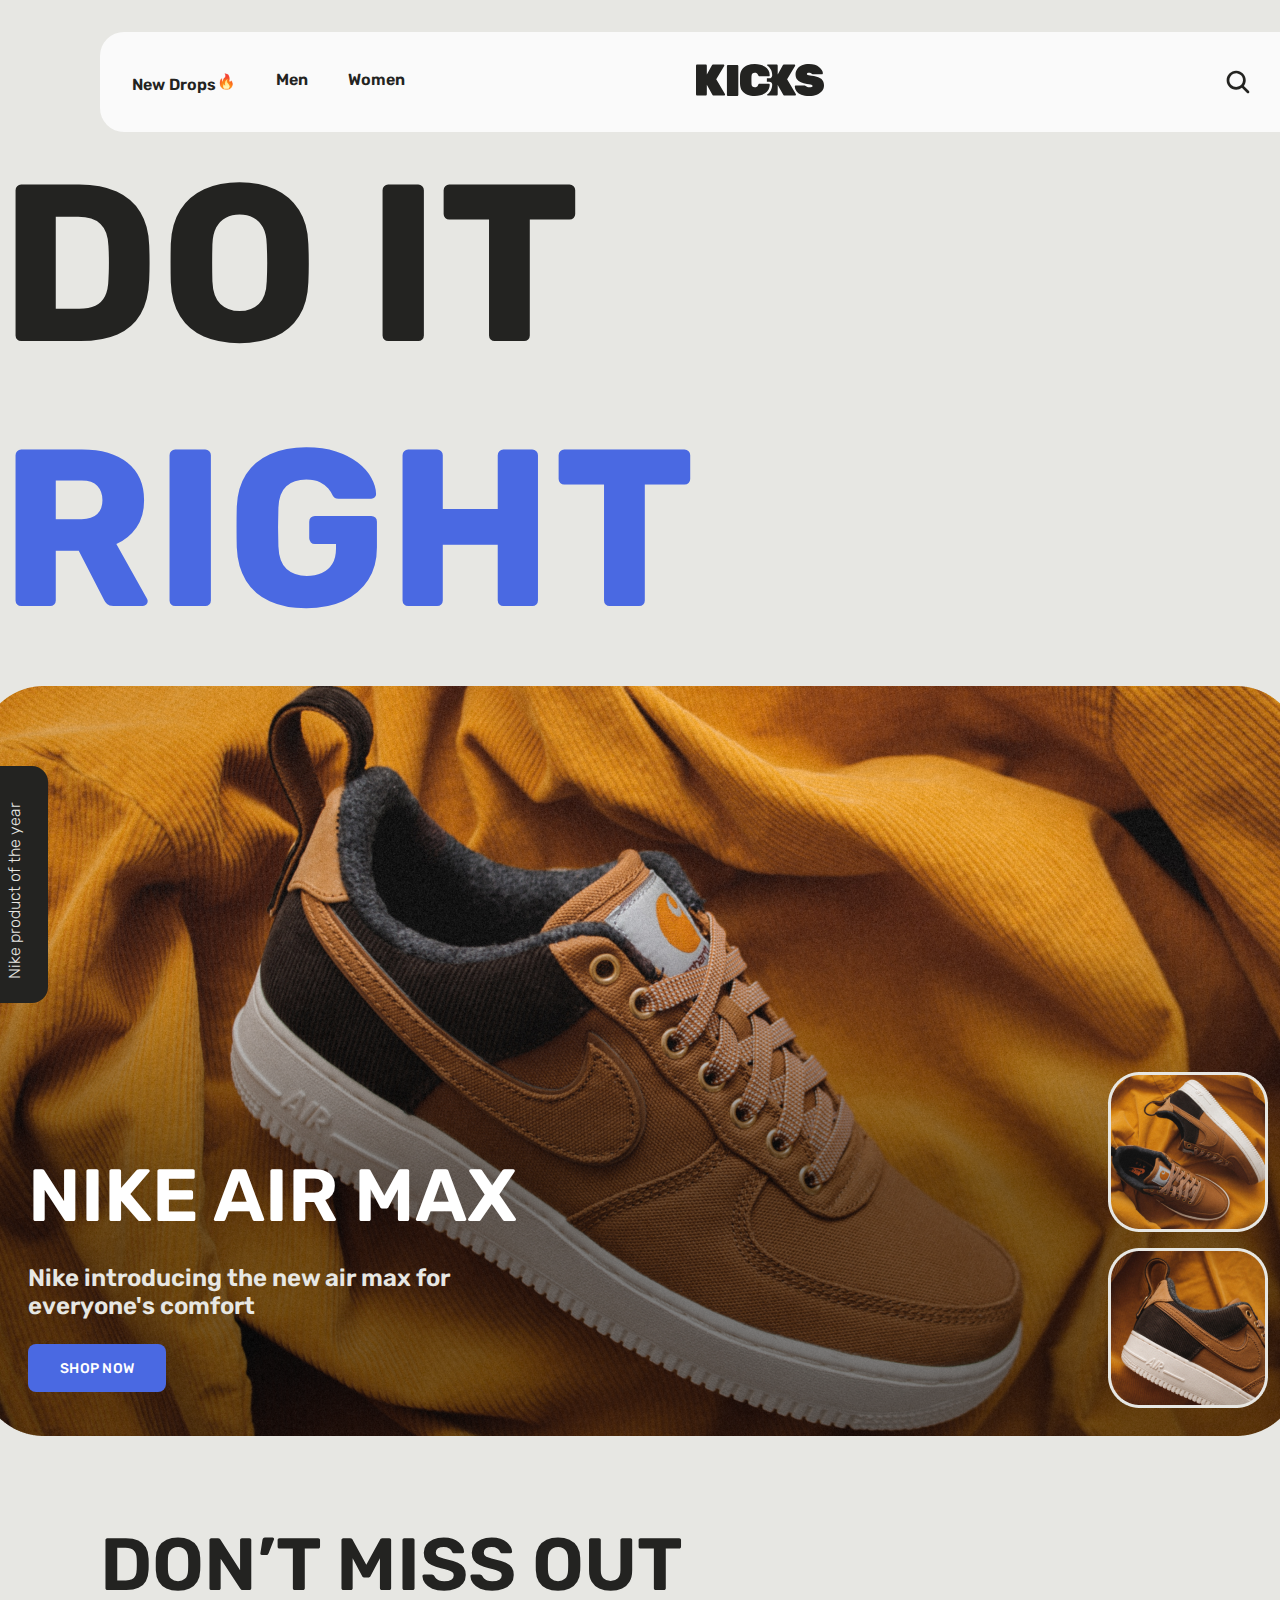
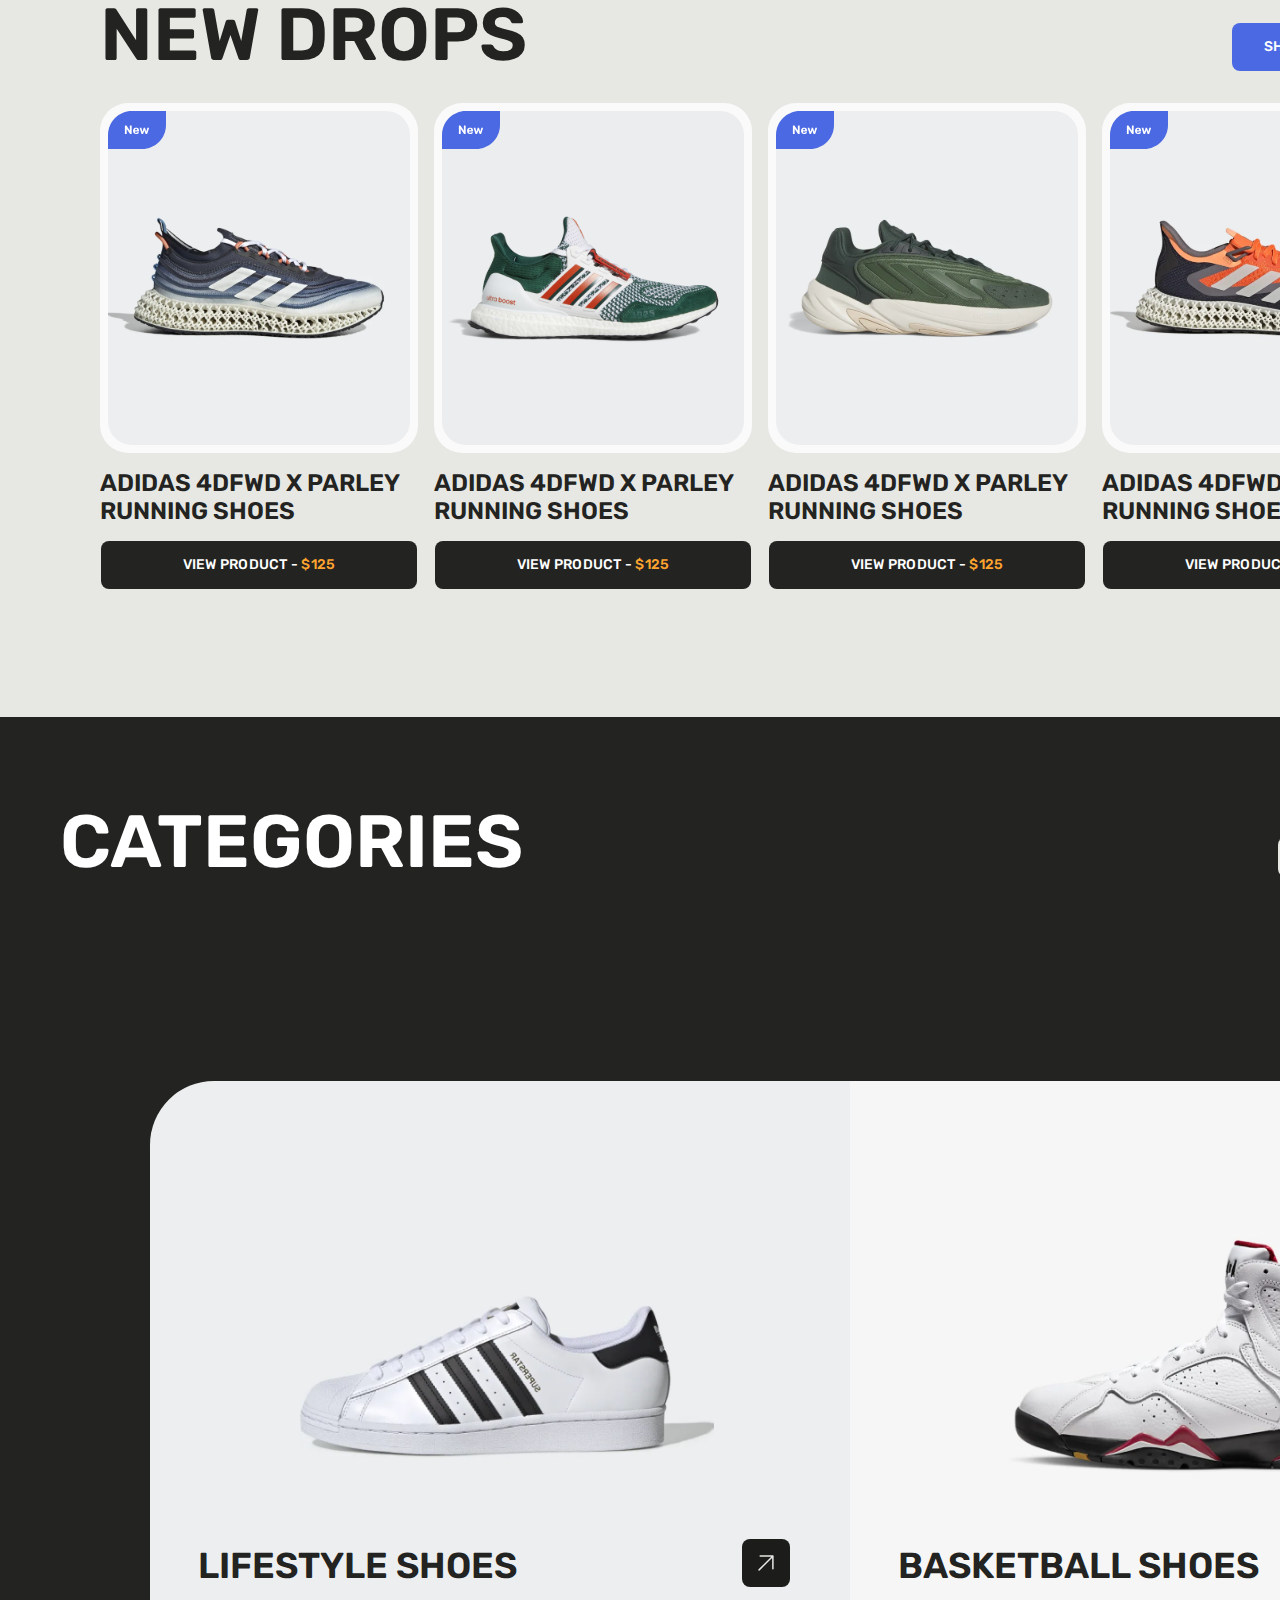
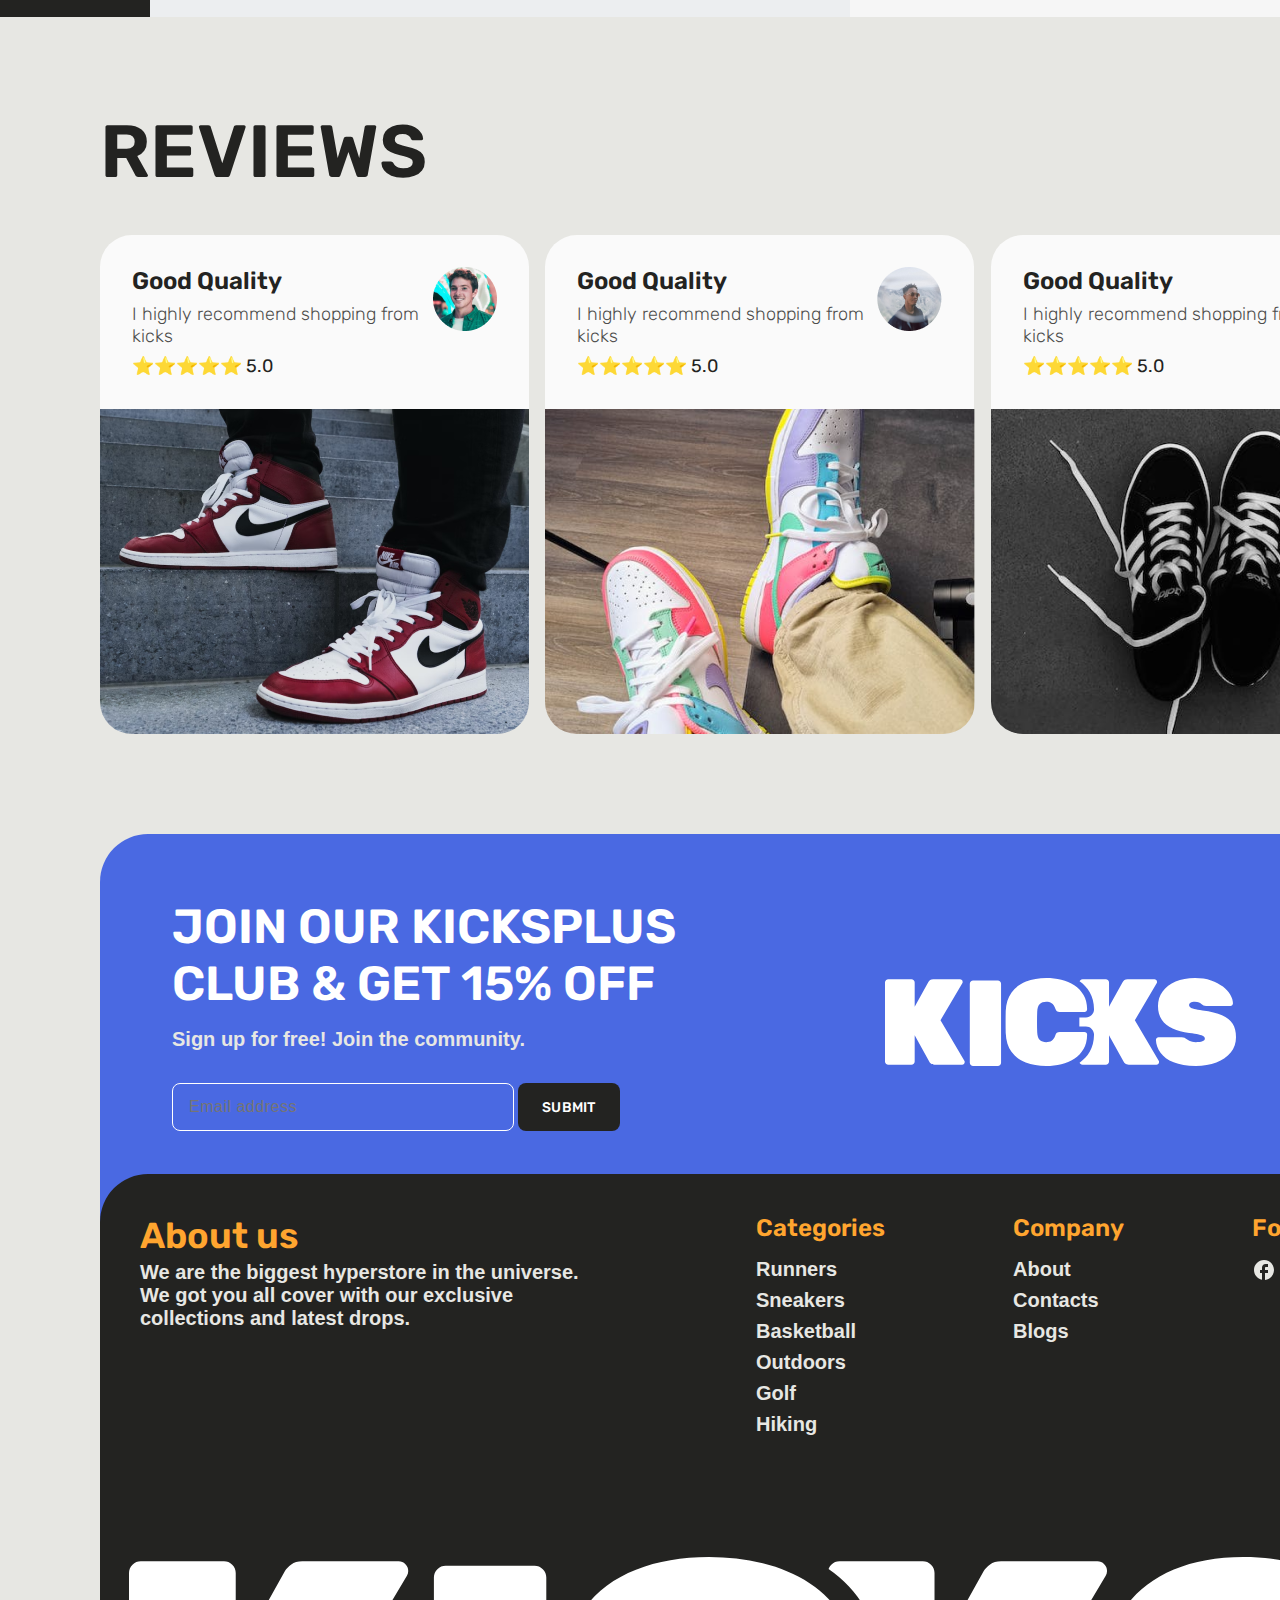
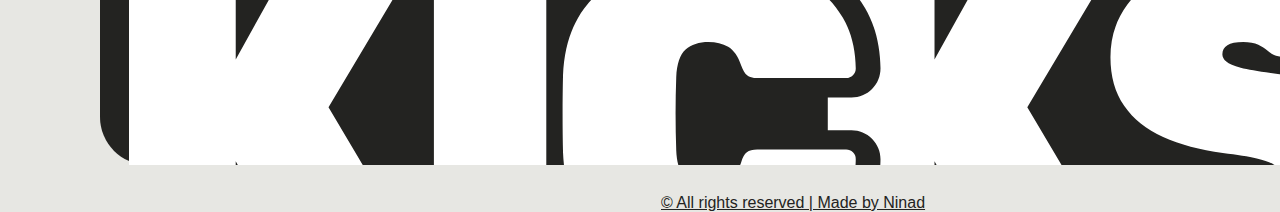
<file: index.html>
<!DOCTYPE html>
<html lang="en">

<head>
  <meta charset="UTF-8" />
  <meta name="viewport" content="width=device-width, initial-scale=1.0" />
  <title>Kicks</title>
  <link rel="shortcut icon" href="images\nike-jordan-air-shoe-seeklogo.com-1.png" type="image/x-icon" />
  <link rel="stylesheet" href="homepage.css" />
  <link rel="preconnect" href="https://fonts.googleapis.com" />
  <link rel="preconnect" href="https://fonts.gstatic.com" crossorigin />
  <link href="https://fonts.googleapis.com/css2?family=Rubik:wght@600&display=swap" rel="stylesheet" />
</head>

<body>
  <div id="navitab">
    <div class="p1">
      <a class="newdrop" href="newdrops.html">New Drops<img src="images\fire_1f525.gif" alt="" width="20px" /></a>
      <a href="mens.html">Men</a>
      <a href="womens.html">Women</a>
    </div>
    <div class="p2">
      <a href="index.html"><img src="images\Logo1.svg" alt="logo" width="128px" height="32px" /></a>
    </div>
    <div class="p3">
      <img src="images\Search.svg" alt="search" />
      <a href="login.html"><img src="images\User.svg" alt="user" width="28px" /></a>
      <img src="images\-shopping-cart_90604.png" alt="cart" width="28px" />
    </div>
  </div>
  <section class="main">
    <p class="he1">DO IT <span>RIGHT</span></p>
    <div class="frame">
      <img class="bigshoe" src="images\image 14.png" alt="shoe" />
      <div class="tilttext">
        <p>Nike product of the year</p>
      </div>
      <div class="bottext">
        <h2>NIKE AIR MAX</h2>
        <p>Nike introducing the new air max for everyone's comfort</p>
        <button class="shopbut">Shop now</button>
      </div>
      <div class="botimg">
        <img src="images\Rectangle 2.png" alt="" />
        <img src="images\Rectangle 1.png" alt="" />
      </div>
    </div>
  </section>
  <section class="second">
    <div class="he2">
      <h2>Don’t miss out new drops</h2>
      <button class="shopbut">SHOP NEW DROPS</button>
    </div>
    <div class="shoelist">
      <div>
        <img src="images\Frame 14.svg" alt="" />
        <p>ADIDAS 4DFWD X PARLEY RUNNING SHOES</p>
        <button>View Product - <span>$125</span></button>
      </div>
      <div>
        <img src="images\Frame 15.svg" alt="" />
        <p>ADIDAS 4DFWD X PARLEY RUNNING SHOES</p>
        <button>View Product - <span>$125</span></button>
      </div>
      <div>
        <img src="images\Frame 16.svg" alt="" />
        <p>ADIDAS 4DFWD X PARLEY RUNNING SHOES</p>
        <button>View Product - <span>$125</span></button>
      </div>
      <div>
        <img src="images\Frame 17.svg" alt="" />
        <p>ADIDAS 4DFWD X PARLEY RUNNING SHOES</p>
        <button>View Product - <span>$125</span></button>
      </div>
    </div>
  </section>
  <section class="third">
    <div class="he3">
      <h2>Categories</h2>
      <div class="arrowbutton">
        <button>
          < </button>
            <button>></button>
      </div>
    </div>
    <div class="categories">
      <div class="fstshoe">
        <img src="images\image 31.png" alt="" height="536px" />
        <p>Lifestyle Shoes</p>
        <button><img src="images\arrow_trend_right_up.svg" alt="" /></button>
      </div>
      <div class="secshoe">
        <img src="images\image 32.png" alt="" height="536px" />
        <p>Basketball Shoes</p>
        <button><img src="images\arrow_trend_right_up.svg" alt="" /></button>
      </div>
    </div>
  </section>
  <section class="reviews">
    <div class="he4">
      <h2>Reviews</h2>
      <button class="shopbut">see all</button>
    </div>
    <div class="reviewlist">
      <div class="rev">
        <div class="revtext">
          <div class="top">
            <div class="text">
              <h3>Good Quality</h3>
              <p>I highly recommend shopping from kicks</p>
            </div>
            <img src="images\Ellipse 1.png" alt="" />
          </div>
          <p>⭐⭐⭐⭐⭐ 5.0</p>
        </div>
        <img src="images\image 38.png" alt="" />
      </div>
      <div class="rev">
        <div class="revtext">
          <div class="top">
            <div class="text">
              <h3>Good Quality</h3>
              <p>I highly recommend shopping from kicks</p>
            </div>
            <img src="images\Ellipse 2.png" alt="" />
          </div>
          <p>⭐⭐⭐⭐⭐ 5.0</p>
        </div>
        <img src="images\image 39.png" alt="" />
      </div>
      <div class="rev">
        <div class="revtext">
          <div class="top">
            <div class="text">
              <h3>Good Quality</h3>
              <p>I highly recommend shopping from kicks</p>
            </div>
            <img src="images\Ellipse 3.png" alt="" />
          </div>
          <p>⭐⭐⭐⭐⭐ 5.0</p>
        </div>
        <img src="images\image 40.png" alt="" />
      </div>
    </div>
  </section>
  <footer class="blue">
    <img src="images\Logo.svg" alt="" />
    <div class="emailbox">
      <div class="emailtext">
        <h2>Join our KicksPlus Club & get 15% off</h2>
        <p>Sign up for free! Join the community.</p>
      </div>
      <div>
        <input class="email" type="email" placeholder="Email address" />
        <input class="submit" type="submit" />
      </div>
    </div>
    <div class="black">
      <div class="aboutus">
        <h3>About us</h3>
        <p>
          We are the biggest hyperstore in the universe. We got you all cover
          with our exclusive collections and latest drops.
        </p>
      </div>
      <div class="company">
        <div>
          <h3>Categories</h3>
          <div>
            <a href="">Runners</a>
            <a href="">Sneakers</a>
            <a href="">Basketball</a>
            <a href="">Outdoors</a>
            <a href="">Golf</a>
            <a href="">Hiking</a>
          </div>
        </div>
        <div>
          <h3>Company</h3>
          <div>
            <a href="">About</a>
            <a href="">Contacts</a>
            <a href="">Blogs</a>
          </div>
        </div>
        <div>
          <h3>Follow us</h3>
          <div id="Followus">
            <a href=""><img src="images\ic_baseline-facebook.svg" alt="" /></a>
            <a href=""><img src="images\mdi_instagram.svg" alt="" /></a>
            <a href=""><img src="images\mdi_twitter.svg" alt="" /></a>
          </div>
        </div>
      </div>
      <img src="images\largelogo.svg" alt="" />
      <p class="footer">© All rights reserved | Made by Ninad</p>
    </div>
  </footer>
</body>

</html>
</file>
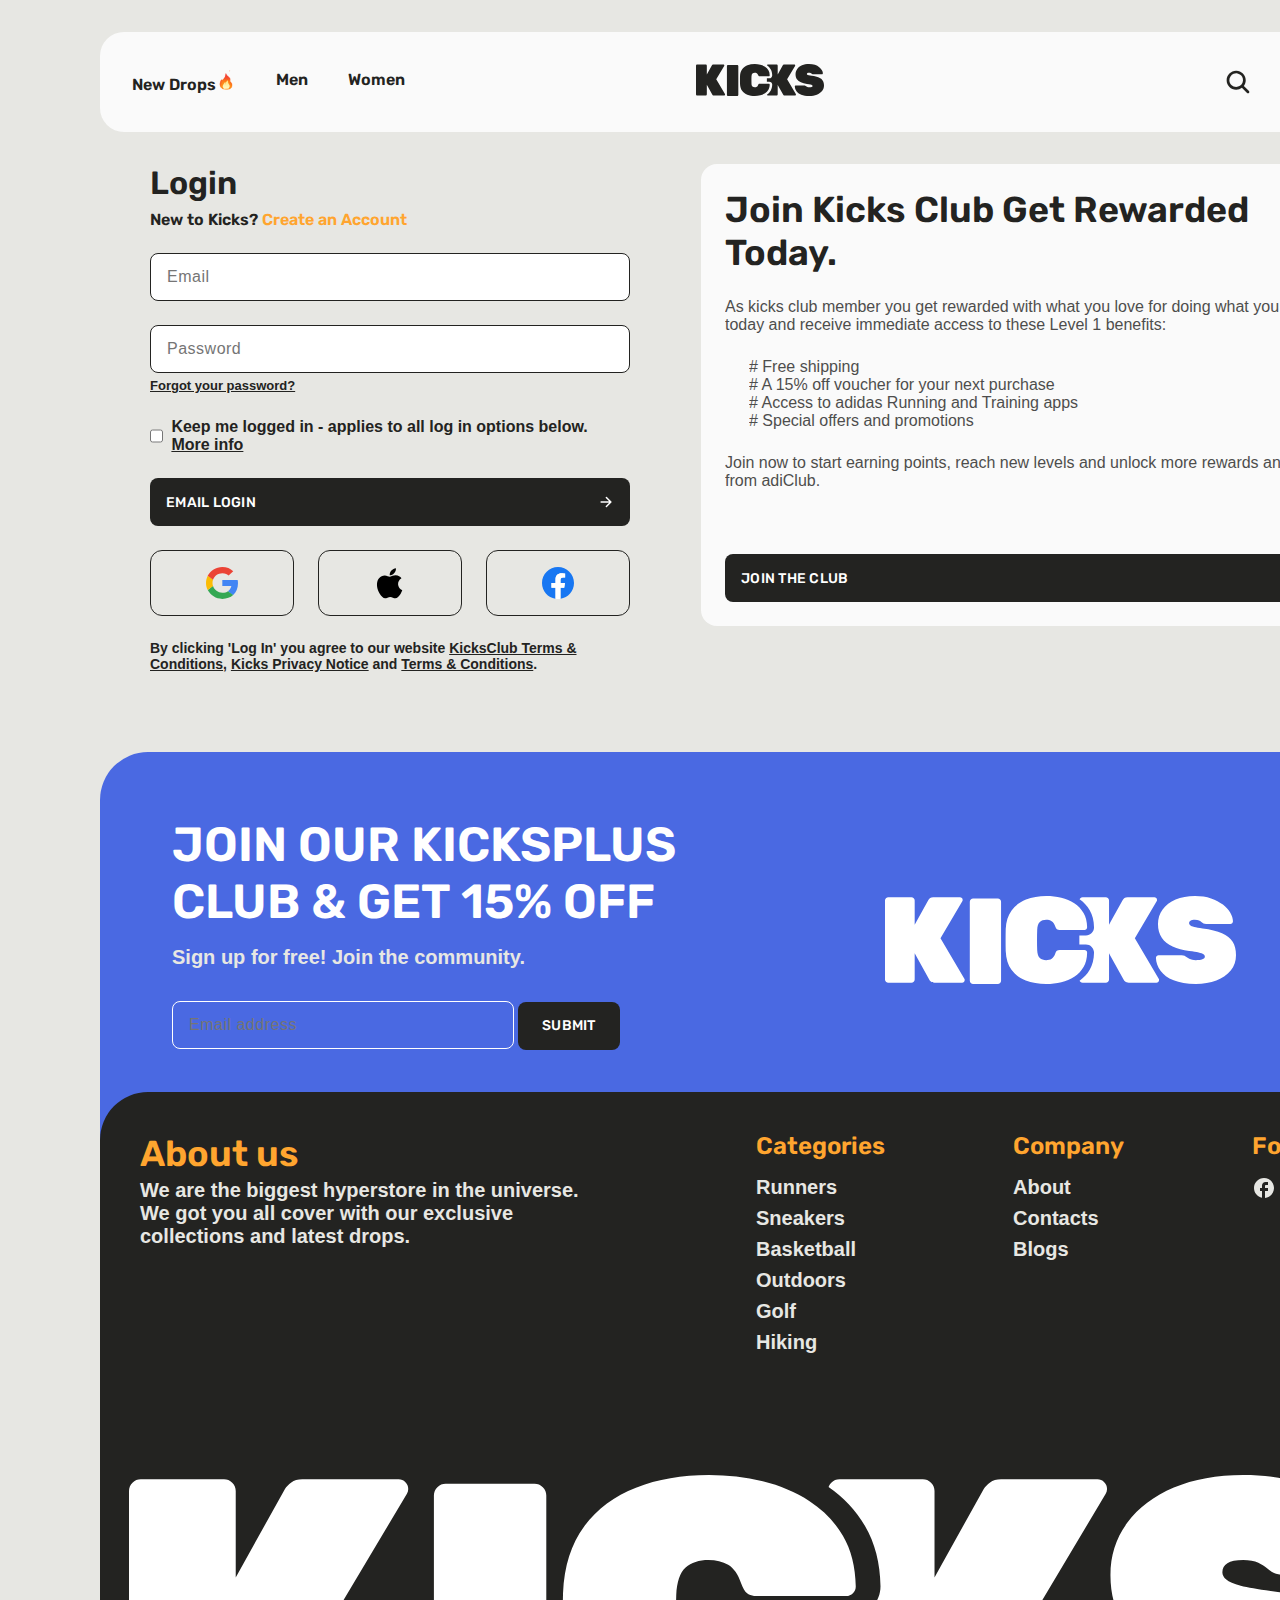
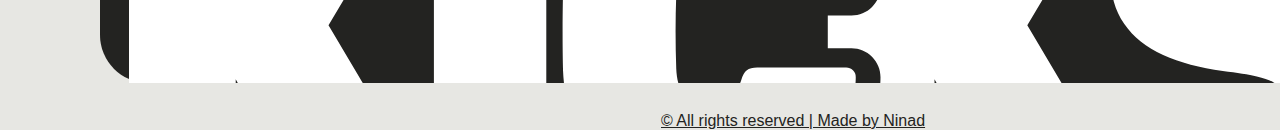
<file: login.html>
<!DOCTYPE html>
<html lang="en">

<head>
  <meta charset="UTF-8" />
  <meta name="viewport" content="width=device-width, initial-scale=1.0" />
  <title>Login page</title>
  <link rel="shortcut icon" href="images\nike-jordan-air-shoe-seeklogo.com-1.png" type="image/x-icon" />
  <link rel="stylesheet" href="login.css" />
  <link rel="preconnect" href="https://fonts.googleapis.com" />
  <link rel="preconnect" href="https://fonts.gstatic.com" crossorigin />
  <link href="https://fonts.googleapis.com/css2?family=Rubik:wght@600&display=swap" rel="stylesheet" />
</head>

<body>
  <div id="navitab">
    <div class="p1">
      <a class="newdrop" href="newdrops.html">New Drops<img src="images\fire_1f525.gif" alt="" width="20px" /></a>
      <a href="mens.html">Men</a>
      <a href="womens.html">Women</a>
    </div>
    <div class="p2">
      <a href="index.html"><img src="images\Logo1.svg" alt="logo" width="128px" height="32px" /></a>
    </div>
    <div class="p3">
      <img src="images\Search.svg" alt="search" />
      <a href="login.html"><img src="images\User.svg" alt="user" width="28px" /></a>
      <img src="images\-shopping-cart_90604.png" alt="cart" width="28px" />
    </div>
  </div>
  <section class="main">
    <div class="login">
      <div class="header">
        <h2>Login</h2>
        <p>New to Kicks? <a href="register.html"> Create an Account</a></p>
      </div>
      <input class="cred" type="email" placeholder="Email">
      <div>
        <input class="cred" type="password" placeholder="Password">
        <a class="Forgot" href="">Forgot your password?</a>
      </div>
      <div class="tick">
        <input id="tick" type="checkbox">
        <label for="tick">Keep me logged in - applies to all log in options below. <a href="">More info</a></label>
      </div>
      <div>
        <button class="b1">Email login
          <img src="images\arrow_forward.svg" alt="">
        </button>
      </div>
      <div class="loginopt">
        <div><img src="images\logos_google-icon.svg" alt=""></div>
        <div><img src="images\ic_baseline-apple.svg" alt=""></div>
        <div><img src="images\logos_facebook.svg" alt=""></div>
      </div>
      <p>By clicking 'Log In' you agree to our website <a href="">KicksClub Terms & Conditions</a>, <a href="">Kicks
          Privacy Notice</a> and <a href="">Terms &
          Conditions</a>.</p>
    </div>
    <div class="club">
      <h2>Join Kicks Club Get Rewarded Today.</h2>
      <p>As kicks club member you get rewarded with what you love for doing what you love. Sign up today and receive
        immediate access to these Level 1 benefits:</p>
      <ul>
        <li># Free shipping</li>
        <li># A 15% off voucher for your next purchase</li>
        <li># ​Access to adidas Running and Training apps​</li>
        <li># ​Special offers and promotions​</li>
      </ul>
      <p>Join now to start earning points, reach new levels and unlock more rewards and benefits from adiClub.​</p>
      <button class="b2">Join the club
        <img src="images\arrow_forward.svg" alt="">
      </button>
    </div>
  </section>
  <footer class="blue">
    <img src="images\Logo.svg" alt="" />
    <div class="emailbox">
      <div class="emailtext">
        <h2>Join our KicksPlus Club & get 15% off</h2>
        <p>Sign up for free! Join the community.</p>
      </div>
      <div>
        <input class="email" type="email" placeholder="Email address" />
        <input class="submit" type="submit" />
      </div>
    </div>
    <div class="black">
      <div class="aboutus">
        <h3>About us</h3>
        <p>
          We are the biggest hyperstore in the universe. We got you all cover
          with our exclusive collections and latest drops.
        </p>
      </div>
      <div class="company">
        <div>
          <h3>Categories</h3>
          <div>
            <a href="">Runners</a>
            <a href="">Sneakers</a>
            <a href="">Basketball</a>
            <a href="">Outdoors</a>
            <a href="">Golf</a>
            <a href="">Hiking</a>
          </div>
        </div>
        <div>
          <h3>Company</h3>
          <div>
            <a href="">About</a>
            <a href="">Contacts</a>
            <a href="">Blogs</a>
          </div>
        </div>
        <div>
          <h3>Follow us</h3>
          <div id="Followus">
            <a href=""><img src="images\ic_baseline-facebook.svg" alt="" /></a>
            <a href=""><img src="images\mdi_instagram.svg" alt="" /></a>
            <a href=""><img src="images\mdi_twitter.svg" alt="" /></a>
          </div>
        </div>
      </div>
      <img src="images\largelogo.svg" alt="" />
      <p class="footer">© All rights reserved | Made by Ninad</p>
    </div>
  </footer>
</body>

</html>
</file>
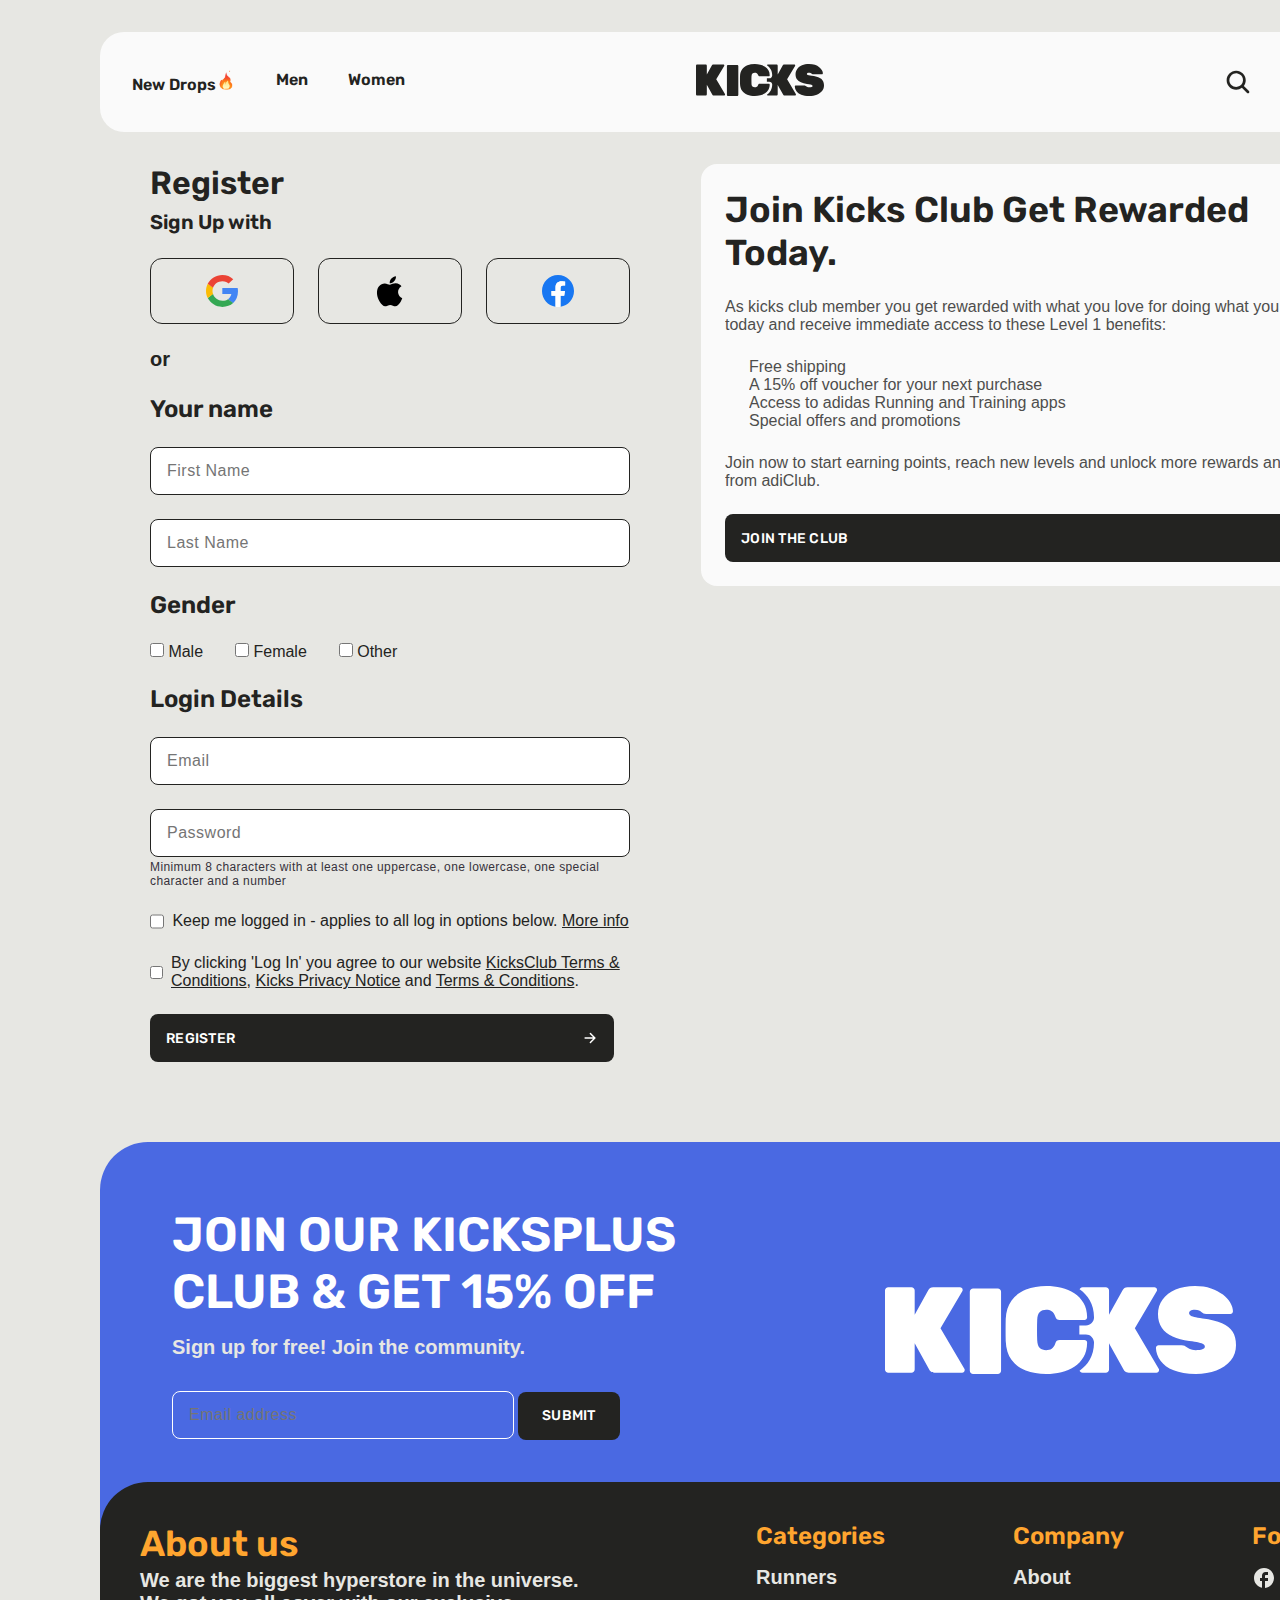
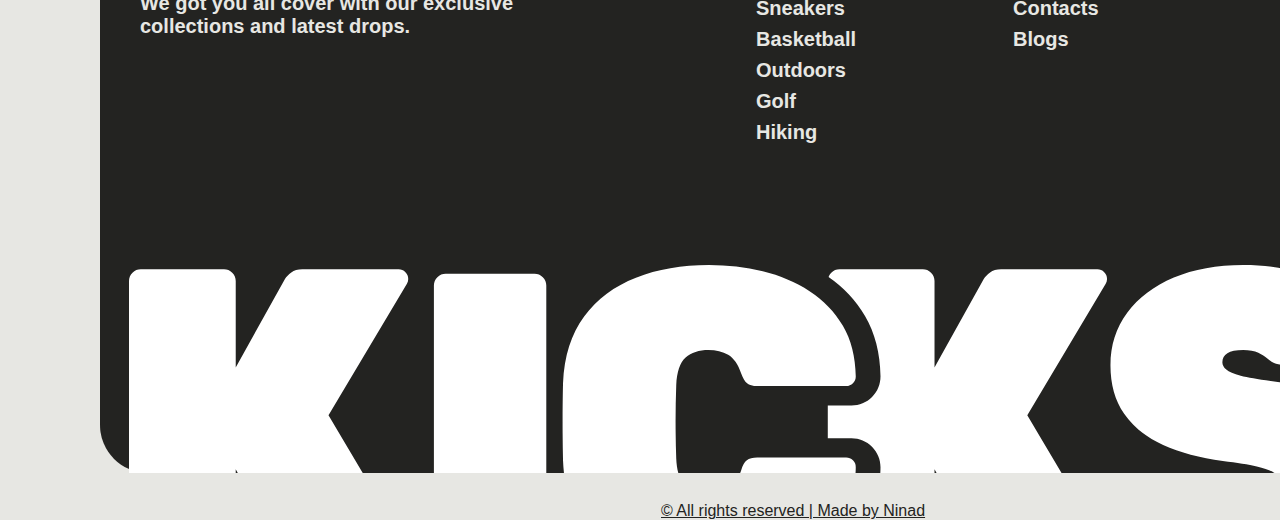
<file: register.html>
<!DOCTYPE html>
<html lang="en">

<head>
    <meta charset="UTF-8">
    <meta name="viewport" content="width=device-width, initial-scale=1.0">
    <title>Register</title>
    <link rel="shortcut icon" href="images\nike-jordan-air-shoe-seeklogo.com-1.png" type="image/x-icon" />
    <link rel="stylesheet" href="register.css" />
    <link rel="preconnect" href="https://fonts.googleapis.com" />
    <link rel="preconnect" href="https://fonts.gstatic.com" crossorigin />
    <link href="https://fonts.googleapis.com/css2?family=Rubik:wght@600&display=swap" rel="stylesheet" />
</head>

<body>
    <div id="navitab">
        <div class="p1">
            <a class="newdrop" href="newdrops.html">New Drops<img src="images\fire_1f525.gif" alt="" width="20px" /></a>
            <a href="mens.html">Men</a>
            <a href="womens.html">Women</a>
        </div>
        <div class="p2">
            <a href="index.html"><img src="images\Logo1.svg" alt="logo" width="128px" height="32px" /></a>
        </div>
        <div class="p3">
            <img src="images\Search.svg" alt="search" />
            <a href="login.html"><img src="images\User.svg" alt="user" width="28px" /></a>
            <img src="images\-shopping-cart_90604.png" alt="cart" width="28px" />
        </div>
    </div>
    <section class="main">
        <div class="register">
            <div class="header">
                <h2>Register</h2>
                <p>Sign Up with</p>
            </div>
            <div class="loginopt">
                <div><img src="images\logos_google-icon.svg" alt=""></div>
                <div><img src="images\ic_baseline-apple.svg" alt=""></div>
                <div><img src="images\logos_facebook.svg" alt=""></div>
            </div>
            <p class="or">or</p>
            <h3>Your name</h3>
            <input class="cred" type="text" placeholder="First Name">
            <input class="cred" type="text" placeholder="Last Name">
            <h3>Gender</h3>
            <div class="tick">
                <div>
                    <input type="checkbox" name="" id="">
                    <label for="">Male</label>
                </div>
                <div>
                    <input type="checkbox" name="" id="">
                    <label for="">Female</label>
                </div>
                <div>
                    <input type="checkbox" name="" id="">
                    <label for="">Other</label>
                </div>
            </div>
            <h3>Login Details</h3>
            <input class="cred" type="email" placeholder="Email">
            <div>
                <input class="cred" type="password" placeholder="Password">
                <p class="password">Minimum 8 characters with at least one uppercase, one lowercase, one special
                    character and a number</p>
            </div>
            <div class="tick2">
                <input id="" type="checkbox">
                <label for="">Keep me logged in - applies to all log in options below. <a href="">More info</a></label>
            </div>
            <div class="tick2">
                <input id="" type="checkbox">
                <label for="">By clicking 'Log In' you agree to our website <a href="">KicksClub Terms & Conditions</a>,
                    <a href="">Kicks
                        Privacy Notice</a> and <a href="">Terms &
                        Conditions</a>.
                </label>
            </div>
            <button class="b2">register
                <img src="images\arrow_forward.svg" alt="">
            </button>
        </div>
        <div class="club">
            <h2>Join Kicks Club Get Rewarded Today.</h2>
            <p>As kicks club member you get rewarded with what you love for doing what you love. Sign up today and
                receive
                immediate access to these Level 1 benefits:</p>
            <ul>
                <li>Free shipping</li>
                <li>A 15% off voucher for your next purchase</li>
                <li>​Access to adidas Running and Training apps​</li>
                <li>​Special offers and promotions​</li>
            </ul>
            <p>Join now to start earning points, reach new levels and unlock more rewards and benefits from adiClub.​
            </p>
            <button class="b2">Join the club
                <img src="images\arrow_forward.svg" alt="">
            </button>
        </div>
    </section>
    <footer class="blue">
        <img src="images\Logo.svg" alt="" />
        <div class="emailbox">
            <div class="emailtext">
                <h2>Join our KicksPlus Club & get 15% off</h2>
                <p>Sign up for free! Join the community.</p>
            </div>
            <div>
                <input class="email" type="email" placeholder="Email address" />
                <input class="submit" type="submit" />
            </div>
        </div>
        <div class="black">
            <div class="aboutus">
                <h3>About us</h3>
                <p>
                    We are the biggest hyperstore in the universe. We got you all cover
                    with our exclusive collections and latest drops.
                </p>
            </div>
            <div class="company">
                <div>
                    <h3>Categories</h3>
                    <div>
                        <a href="">Runners</a>
                        <a href="">Sneakers</a>
                        <a href="">Basketball</a>
                        <a href="">Outdoors</a>
                        <a href="">Golf</a>
                        <a href="">Hiking</a>
                    </div>
                </div>
                <div>
                    <h3>Company</h3>
                    <div>
                        <a href="">About</a>
                        <a href="">Contacts</a>
                        <a href="">Blogs</a>
                    </div>
                </div>
                <div>
                    <h3>Follow us</h3>
                    <div id="Followus">
                        <a href=""><img src="images\ic_baseline-facebook.svg" alt="" /></a>
                        <a href=""><img src="images\mdi_instagram.svg" alt="" /></a>
                        <a href=""><img src="images\mdi_twitter.svg" alt="" /></a>
                    </div>
                </div>
            </div>
            <img src="images\largelogo.svg" alt="" />
            <p class="footer">© All rights reserved | Made by Ninad</p>
        </div>
    </footer>
</body>

</html>
</file>
<file: homepage.css>
* {
  padding: 0px;
  margin: 0px;
  box-sizing: border-box;
}
body {
  background-color: #e7e7e3;
  position: relative;
}

.workinprogress {
  display: flex;
  width: 100vw;
  height: 100vh;
  flex-direction: column;
  justify-content: center;
  align-items: center;
}
#navitab {
  display: flex;
  width: 1320px;
  padding: 32px;
  justify-content: space-between;
  align-items: center;
  border-radius: 24px;
  background: #fafafa;
  margin: 32px 60px 0px 100px;
}
#navitab .p1 {
  display: flex;
  width: 301px;
  align-items: flex-start;
  gap: 40px;
  flex-shrink: 0;
}
#navitab .p3 {
  display: flex;
  width: 301px;
  justify-content: flex-end;
  align-items: center;
  gap: 40px;
  flex-shrink: 0;
}
#navitab a {
  color: #232321;
  font-size: 16px;
  font-family: Rubik, sans-serif;
  font-weight: 600;
  text-decoration: none;
}
.he1 {
  color: #232321;
  font-size: 223.5px;
  font-family: Rubik;
  font-weight: 700;
  text-transform: uppercase;
}
.he1 > span {
  color: #4a69e2;
}
.bigshoe {
  width: 1320px;
  height: 750px;
}
.main {
  display: flex;
  flex-direction: column;
  justify-content: center;
  align-items: center;
  gap: 24px;
}
.frame:hover {
  transform: scale(1.01);
}
.frame {
  position: relative;
  transition: transform 0.2s;
}
.tilttext {
  display: inline-flex;
  width: 237px;
  transform: rotate(-90deg);
  padding: 24px;
  align-items: center;
  border-radius: 0px 0px 16px 16px;
  background-color: #232321;
  position: absolute;
  top: 165px;
  left: -84px;
}
.tilttext > p {
  color: #e7e7e3;
  font-size: 16px;
  font-family: Rubik;
  font-weight: 200;
}
.bottext {
  display: inline-flex;
  flex-direction: column;
  align-items: flex-start;
  gap: 24px;
  width: 490px;
  position: absolute;
  bottom: 48px;
  left: 48px;
}
.bottext h2 {
  color: #fff;
  font-size: 74px;
  font-family: Rubik;
  font-weight: 600;
}
.bottext > p {
  color: var(--gray, #e7e7e3);
  font-size: 24px;
  font-family: Rubik;
  font-weight: 600;
}
.shopbut {
  height: 48px;
  padding: 8px 32px;
  border-radius: 8px;
  background-color: #4a69e2;
  border: 0px;
  color: var(--pure-white, #fff);
  font-size: 14px;
  font-family: Rubik;
  font-weight: 500;
  letter-spacing: 0.25px;
  text-transform: uppercase;
  cursor: pointer;
}
button:hover {
  background-color: #262624;
}
.botimg {
  display: inline-flex;
  flex-direction: column;
  align-items: flex-start;
  gap: 16px;
  position: absolute;
  bottom: 32px;
  right: 32px;
}
.botimg > img {
  transition: transform 0.2s;
}
.botimg > img:hover {
  transform: scale(1.2);
}
.second {
  display: flex;
  width: 1320px;
  flex-direction: column;
  align-items: flex-start;
  gap: 32px;
  margin: 90px 100px 0px 100px;
}
.he2 {
  display: flex;
  justify-content: space-between;
  align-items: flex-end;
  align-self: stretch;
}
.he2 > h2 {
  display: flex;
  width: 589px;
  color: #232321;
  font-size: 74px;
  font-family: Rubik;
  font-weight: 600;
  line-height: 95%;
  text-transform: uppercase;
}
.shoelist {
  display: flex;
  align-items: flex-start;
  gap: 16px;
}
.shoelist > div {
  display: flex;
  width: 318px;
  flex-direction: column;
  align-items: center;
  gap: 16px;
  transition: transform 0.1s;
}
.shoelist > div:hover {
  transform: scale(1.05);
}
.shoelist p {
  width: 318px;
  height: 56px;
  color: var(--dark-gray, #232321);
  font-size: 24px;
  font-family: Rubik;
  font-weight: 600;
}
.shoelist button {
  height: 48px;
  padding: 8px 81.42px;
  border-radius: 8px;
  background: #232321;
  border: 0px;
  color: #fff;
  font-size: 14px;
  font-family: Rubik;
  font-weight: 500;
  letter-spacing: 0.25px;
  text-transform: uppercase;
  cursor: pointer;
}
.shoelist button:hover {
  background-color: #1c1c1b;
}
.shoelist span {
  color: #ffa52f;
}
.third {
  display: flex;
  width: 1550px;
  height: 100vh;
  flex-direction: column;
  flex-shrink: 0;
  background: #232321;
  margin: 128px 0px 0px 0px;
  position: relative;
}
.he3 {
  display: flex;
  width: 1320px;
  justify-content: space-between;
  align-items: flex-end;
  margin: 90px 60px 0px 60px;
}
.he3 > h2 {
  color: var(--white, #fff);
  font-size: 74px;
  font-family: Rubik;
  font-weight: 600;
  line-height: 95%;
  text-transform: uppercase;
}
.arrowbutton {
  display: flex;
  align-items: center;
  gap: 16px;
}
.arrowbutton button {
  height: 40px;
  padding: 8px 16.5px;
  border-radius: 8px;
  background: #e7e7e3;
  border: 0px;
  color: #232321;
  font-size: 20px;
  font-family: Rubik;
  font-weight: 500;
  cursor: pointer;
}
.arrowbutton button:hover {
  background-color: #1c1c1b;
  color: #e7e7e3;
}
.categories {
  display: flex;
  justify-content: flex-end;
  position: absolute;
  bottom: 0px;
  right: 0px;
}
.fstshoe {
  display: flex;
  padding: 0px 64px;
  justify-content: center;
  align-items: center;
  gap: 10px;
  flex: 1 0 0;
  align-self: stretch;
  border-radius: 64px 0px 0px 0px;
  background: #eceef0;
  height: 536px;
  width: 700px;
  position: relative;
}
.secshoe {
  display: flex;
  padding: 0px 64px;
  justify-content: center;
  align-items: center;
  gap: 10px;
  flex: 1 0 0;
  align-self: stretch;
  background-color: #f6f6f6;
  height: 536px;
  width: 700px;
  position: relative;
}
.categories p {
  color: var(--dark-gray, #232321);
  font-size: 36px;
  font-family: Rubik;
  font-weight: 600;
  text-transform: uppercase;
  position: absolute;
  left: 48px;
  bottom: 30px;
}
.categories button {
  border-radius: 8px;
  background: #232321;
  padding: 8px;
  border: 0px;
  cursor: pointer;
  position: absolute;
  right: 60px;
  bottom: 30px;
  height: 48px;
}
.categories button,
.submit:hover {
  background-color: #1c1c1b;
}
.reviews {
  display: inline-flex;
  flex-direction: column;
  align-items: flex-start;
  gap: 48px;
  margin: 100px 100px 0px 100px;
}
.he4 {
  display: flex;
  width: 1320px;
  justify-content: space-between;
  align-items: center;
}
.he4 > h2 {
  color: var(--dark-gray, #232321);
  font-size: 74px;
  font-family: Rubik;
  font-weight: 600;
  line-height: 95%;
  text-transform: uppercase;
}
.reviewlist {
  display: flex;
  width: 1320px;
  align-items: flex-start;
  gap: 16px;
}
.rev {
  display: flex;
  flex-direction: column;
  transition: transform 0.2s;
}
.rev:hover {
  transform: scale(1.05);
}
.text {
  display: flex;
  flex-direction: column;
  gap: 8px;
}
.top {
  display: flex;
  justify-content: flex-end;
  align-items: flex-start;
  gap: 8px;
  align-self: stretch;
}
.revtext {
  display: flex;
  width: 429px;
  padding: 32px;
  flex-direction: column;
  align-items: flex-start;
  gap: 8px;
  border-radius: 32px 32px 0px 0px;
  background: #fafafa;
}
.text > h3 {
  color: var(--dark-gray, #232321);
  font-size: 24px;
  font-family: Rubik;
  font-weight: 600;
}
.text > p {
  color: var(--dark-gray, #232321);
  font-size: 18px;
  font-family: Rubik;
  opacity: 0.8;
  font-weight: 100;
}
.revtext > p {
  color: var(--dark-gray, #232321);
  font-size: 18px;
  font-family: Rubik;
  font-weight: 0;
}
.rev > img {
  border-radius: 0px 0px 32px 32px;
}
.blue {
  width: 1320px;
  height: 545px;
  flex-shrink: 0;
  border-radius: 48px;
  background: var(--blue, #4a69e2);
  margin: 100px 100px 0px 100px;
  position: relative;
}
.blue > img {
  position: absolute;
  top: 144px;
  right: 184px;
  width: 351px;
  height: 88px;
}
.emailbox {
  display: inline-flex;
  flex-direction: column;
  align-items: flex-start;
  gap: 32px;
  position: absolute;
  top: 64px;
  left: 72px;
}
.email {
  border-radius: 8px;
  border: 1px solid var(--white, #fff);
  height: 48px;
  padding: 10px 16px;
  width: 342px;
  background-color: #4a69e2;
  color: var(--gray, #e7e7e3);
  font-size: 16px;
  font-family: sans-serif;
  letter-spacing: 0.5px;
  /* opacity: 0.75; */
}
.submit {
  height: 48px;
  padding: 8px 24px;
  border-radius: 8px;
  background: var(--dark-gray, #232321);
  color: var(--pure-white, #fff);
  border: 0px;
  font-size: 14px;
  font-family: Rubik;
  font-weight: 500;
  letter-spacing: 0.25px;
  text-transform: uppercase;
}
.emailtext {
  display: flex;
  flex-direction: column;
  align-items: flex-start;
  gap: 16px;
}
.emailtext > h2 {
  color: var(--white, #fff);
  font-size: 48px;
  font-family: Rubik;
  width: 510px;
  font-weight: 600;
  text-transform: uppercase;
}
.emailtext > p {
  color: var(--gray, #e7e7e3);
  font-size: 20px;
  font-family: sans-serif;
  font-weight: 600;
}
.black {
  height: 591px;
  align-self: stretch;
  border-radius: 48px;
  background: var(--dark-gray, #232321);
  width: 1320px;
  z-index: 150;
  position: absolute;
  top: 340px;
  left: 0px;
}
.aboutus {
  display: inline-flex;
  flex-direction: column;
  align-items: flex-start;
  gap: 4px;
  position: absolute;
  top: 40px;
  left: 40px;
}
.aboutus > h3 {
  color: var(--yellow, #ffa52f);
  font-size: 36px;
  font-family: Rubik;
  font-weight: 600;
}
.aboutus > p {
  color: var(--gray, #e7e7e3);
  font-size: 20px;
  font-family: sans-serif;
  font-weight: 600;
  width: 446px;
}
.company {
  display: inline-flex;
  align-items: flex-start;
  gap: 128px;
  position: absolute;
  top: 40px;
  right: 48px;
}
.company > div {
  display: flex;
  flex-direction: column;
  align-items: flex-start;
  gap: 16px;
}
.company h3 {
  color: var(--yellow, #ffa52f);
  font-size: 24px;
  font-family: Rubik;
  font-weight: 600;
}
.company > div > div {
  display: flex;
  flex-direction: column;
  align-items: flex-start;
  gap: 8px;
}
.company a {
  color: var(--gray, #e7e7e3);
  font-size: 20px;
  font-family: sans-serif;
  font-weight: 600;
  text-decoration: none;
  transition: transform 0.2s;
}
.company a:hover {
  color: #4a69e2;
  transform: scale(1.1);
}
#Followus {
  display: flex;
  flex-direction: row;
  align-items: flex-start;
  gap: 24px;
}
.black > img {
  position: absolute;
  top: 383px;
  left: 29px;
}
.footer {
  color: #232321;
  text-align: center;
  font-size: 16px;
  font-family: sans-serif;
  text-decoration-line: underline;
  margin-bottom: 100px;
  position: absolute;
  top: 620px;
  left: 561px;
  z-index: 200;
}
</file>
<file: login.css>
* {
  padding: 0px;
  margin: 0px;
  box-sizing: border-box;
}

body {
  background-color: #e7e7e3;
  position: relative;
}

.workinprogress {
  display: flex;
  width: 100vw;
  height: 100vh;
  flex-direction: column;
  justify-content: center;
  align-items: center;
}

#navitab {
  display: flex;
  width: 1320px;
  padding: 32px;
  justify-content: space-between;
  align-items: center;
  border-radius: 24px;
  background: #fafafa;
  margin: 32px 60px 0px 100px;
}

#navitab .p1 {
  display: flex;
  width: 301px;
  align-items: flex-start;
  gap: 40px;
  flex-shrink: 0;
}

#navitab .p3 {
  display: flex;
  width: 301px;
  justify-content: flex-end;
  align-items: center;
  gap: 40px;
  flex-shrink: 0;
}

#navitab a {
  color: #232321;
  font-size: 16px;
  font-family: Rubik, sans-serif;
  font-weight: 600;
  text-decoration: none;
}

.main {
  display: flex;
  width: 1295px;
  align-items: flex-start;
  gap: 47px;
  margin: 32px 110px 0px 110px;
}

.login {
  display: flex;
  width: 544px;
  padding: 0px 40px;
  flex-direction: column;
  align-items: flex-start;
  gap: 24px;
  flex-shrink: 0;
  align-self: stretch;
}

.header h2 {
  color: var(--dark-gray, #232321);
  font-size: 32px;
  font-family: Rubik;
  font-weight: 600;
  margin-bottom: 8px;
}
.header p {
  color: var(--dark-gray, #232321);
  font-size: 16px;
  font-family: rubik;
  font-weight: 600;
}
.header a {
  color: #ffa52f;
  text-decoration: none;
}
.cred {
  height: 48px;
  padding: 10px 16px;
  border-radius: 8px;
  border: 1px solid var(--dark-gray, #232321);
  width: 480px;
  color: var(--neutrals-gray-6, #79767c);
  font-size: 16px;
  font-family: sans-serif;
  letter-spacing: 0.5px;
}
input[type="password"] {
  margin-bottom: 3px;
}
.Forgot {
  color: var(--dark-gray, #232321);
  font-size: 13px;
  font-family: sans-serif;
  font-weight: 600;
  text-decoration-line: underline;
}
#tick {
  width: 14.4px;
  height: 14.4px;
}
.tick {
  display: flex;
  width: 480px;
  align-items: center;
  gap: 8px;
}
label {
  color: var(--dark-gray, #232321);
  font-size: 16px;
  font-family: sans-serif;
  font-weight: 600;
  text-align: left;
}
label > a {
  color: #232321;
}
button {
  display: flex;
  height: 48px;
  padding: 8px 16px;
  justify-content: space-between;
  align-items: center;
  align-self: stretch;
  border-radius: 8px;
  background: var(--dark-gray, #232321);
  color: var(--pure-white, #fff);
  font-size: 14px;
  font-family: Rubik;
  font-weight: 500;
  letter-spacing: 0.25px;
  text-transform: uppercase;
  width: 100%;
  border: none;
}
.b1 {
  width: 480px;
}
button:hover {
  background-color: #1c1c1b;
}
.loginopt {
  display: flex;
  width: 480px;
  align-items: flex-start;
  gap: 24px;
}

.loginopt > div {
  border-radius: 12px;
  border: 1px solid var(--dark-gray, #232321);
  display: flex;
  padding: 16px 48px;
  justify-content: center;
  align-items: center;
  gap: 10px;
  flex: 1 0 0;
  transition: transform 0.2s;
}
.loginopt > div:hover {
  transform: scale(1.1);
}
.login > p {
  color: var(--dark-gray, #232321);
  font-size: 14px;
  font-family: sans-serif;
  font-weight: 600;
  width: 480px;
}
.login > p > a {
  color: #232321;
}
.club {
  display: flex;
  padding: 24px;
  flex-direction: column;
  align-items: flex-start;
  gap: 24px;
  flex: 1 0 0;
  border-radius: 16px;
  background: #fafafa;
}
.club > h2 {
  color: var(--dark-gray, #232321);
  font-size: 36px;
  font-family: Rubik;
  font-weight: 600;
  width: 578px;
}
.club p,
li {
  display: flex;
  flex-direction: column;
  align-self: stretch;
  color: var(--dark-gray, #232321);
  font-size: 16px;
  font-family: sans-serif;
  font-weight: 100;
  opacity: 0.800000011920929;
}
li {
  margin-left: 24px;
}
::marker {
  color: darkgray;
}
.b2 {
  margin-top: 40px;
}
.blue {
  width: 1320px;
  height: 545px;
  flex-shrink: 0;
  border-radius: 48px;
  background: var(--blue, #4a69e2);
  margin: 80px 100px 0px 100px;
  position: relative;
}
.blue > img {
  position: absolute;
  top: 144px;
  right: 184px;
  width: 351px;
  height: 88px;
}
.emailbox {
  display: inline-flex;
  flex-direction: column;
  align-items: flex-start;
  gap: 32px;
  position: absolute;
  top: 64px;
  left: 72px;
}
.email {
  border-radius: 8px;
  border: 1px solid var(--white, #fff);
  height: 48px;
  padding: 10px 16px;
  width: 342px;
  background-color: #4a69e2;
  color: var(--gray, #e7e7e3);
  font-size: 16px;
  font-family: sans-serif;
  letter-spacing: 0.5px;
  /* opacity: 0.75; */
}
.submit {
  height: 48px;
  padding: 8px 24px;
  border-radius: 8px;
  background: var(--dark-gray, #232321);
  color: var(--pure-white, #fff);
  border: 0px;
  font-size: 14px;
  font-family: Rubik;
  font-weight: 500;
  letter-spacing: 0.25px;
  text-transform: uppercase;
}
.emailtext {
  display: flex;
  flex-direction: column;
  align-items: flex-start;
  gap: 16px;
}
.emailtext > h2 {
  color: var(--white, #fff);
  font-size: 48px;
  font-family: Rubik;
  width: 510px;
  font-weight: 600;
  text-transform: uppercase;
}
.emailtext > p {
  color: var(--gray, #e7e7e3);
  font-size: 20px;
  font-family: sans-serif;
  font-weight: 600;
}
.black {
  height: 591px;
  align-self: stretch;
  border-radius: 48px;
  background: var(--dark-gray, #232321);
  width: 1320px;
  z-index: 150;
  position: absolute;
  top: 340px;
  left: 0px;
}
.aboutus {
  display: inline-flex;
  flex-direction: column;
  align-items: flex-start;
  gap: 4px;
  position: absolute;
  top: 40px;
  left: 40px;
}
.aboutus > h3 {
  color: var(--yellow, #ffa52f);
  font-size: 36px;
  font-family: Rubik;
  font-weight: 600;
}
.aboutus > p {
  color: var(--gray, #e7e7e3);
  font-size: 20px;
  font-family: sans-serif;
  font-weight: 600;
  width: 446px;
}
.company {
  display: inline-flex;
  align-items: flex-start;
  gap: 128px;
  position: absolute;
  top: 40px;
  right: 48px;
}
.company > div {
  display: flex;
  flex-direction: column;
  align-items: flex-start;
  gap: 16px;
}
.company h3 {
  color: var(--yellow, #ffa52f);
  font-size: 24px;
  font-family: Rubik;
  font-weight: 600;
}
.company > div > div {
  display: flex;
  flex-direction: column;
  align-items: flex-start;
  gap: 8px;
}
.company a {
  color: var(--gray, #e7e7e3);
  font-size: 20px;
  font-family: sans-serif;
  font-weight: 600;
  text-decoration: none;
  transition: transform 0.2s;
}
.company a:hover {
  color: #4a69e2;
  transform: scale(1.1);
}
#Followus {
  display: flex;
  flex-direction: row;
  align-items: flex-start;
  gap: 24px;
}
.black > img {
  position: absolute;
  top: 383px;
  left: 29px;
}
.footer {
  color: #232321;
  text-align: center;
  font-size: 16px;
  font-family: sans-serif;
  text-decoration-line: underline;
  margin-bottom: 100px;
  position: absolute;
  top: 620px;
  left: 561px;
  z-index: 200;
}
</file>
<file: register.css>
* {
  padding: 0px;
  margin: 0px;
  box-sizing: border-box;
}

body {
  background-color: #e7e7e3;
  position: relative;
}

.workinprogress {
  display: flex;
  width: 100vw;
  height: 100vh;
  flex-direction: column;
  justify-content: center;
  align-items: center;
}

#navitab {
  display: flex;
  width: 1320px;
  padding: 32px;
  justify-content: space-between;
  align-items: center;
  border-radius: 24px;
  background: #fafafa;
  margin: 32px 60px 0px 100px;
}

#navitab .p1 {
  display: flex;
  width: 301px;
  align-items: flex-start;
  gap: 40px;
  flex-shrink: 0;
}

#navitab .p3 {
  display: flex;
  width: 301px;
  justify-content: flex-end;
  align-items: center;
  gap: 40px;
  flex-shrink: 0;
}

#navitab a {
  color: #232321;
  font-size: 16px;
  font-family: Rubik, sans-serif;
  font-weight: 600;
  text-decoration: none;
}
.main {
  display: flex;
  width: 1295px;
  align-items: flex-start;
  gap: 47px;
  margin: 32px 110px 0px 110px;
}
.register {
  display: flex;
  width: 544px;
  padding: 0px 40px;
  flex-direction: column;
  align-items: flex-start;
  gap: 24px;
  flex-shrink: 0;
  align-self: stretch;
}
.header h2 {
  color: var(--dark-gray, #232321);
  font-size: 32px;
  font-family: Rubik;
  font-weight: 600;
  margin-bottom: 8px;
}
.header p {
  color: var(--dark-gray, #232321);
  font-size: 20px;
  font-family: rubik;
  font-weight: 600;
}
.loginopt {
  display: flex;
  width: 480px;
  align-items: flex-start;
  gap: 24px;
}
.loginopt > div {
  border-radius: 12px;
  border: 1px solid var(--dark-gray, #232321);
  display: flex;
  padding: 16px 48px;
  justify-content: center;
  align-items: center;
  gap: 10px;
  flex: 1 0 0;
  transition: transform 0.2s;
}
.loginopt > div:hover {
  transform: scale(1.1);
}
.or {
  color: var(--dark-gray, #232321);
  font-size: 20px;
  font-family: sans-serif;
  font-weight: 600;
}
h3 {
  color: var(--dark-gray, #232321);
  font-size: 24px;
  font-family: Rubik;
  font-weight: 600;
}
.cred {
  height: 48px;
  padding: 10px 16px;
  border-radius: 8px;
  border: 1px solid var(--dark-gray, #232321);
  width: 480px;
  color: var(--neutrals-gray-6, #79767c);
  font-size: 16px;
  font-family: sans-serif;
  letter-spacing: 0.5px;
}
.tick {
  display: flex;
  align-items: flex-start;
  gap: 32px;
}
label {
  color: var(--dark-gray, #232321);
  font-size: 16px;
  font-family: sans-serif;
  font-weight: 100;
}
label > a {
  color: #232321;
}
input[type="password"] {
  margin-bottom: 3px;
}
.password {
  color: var(--neutrals-gray-9, #36323b);
  font-size: 12px;
  font-family: sans-serif;
  letter-spacing: 0.4px;
}
.tick2 {
  display: flex;
  width: 480px;
  align-items: center;
  gap: 8px;
}
input[type="checkbox"] {
  width: 14.4px;
  height: 14.4px;
}
button {
  display: flex;
  height: 48px;
  padding: 8px 16px;
  justify-content: space-between;
  align-items: center;
  align-self: stretch;
  border-radius: 8px;
  background: var(--dark-gray, #232321);
  color: var(--pure-white, #fff);
  font-size: 14px;
  font-family: Rubik;
  font-weight: 500;
  letter-spacing: 0.25px;
  text-transform: uppercase;
  width: 100%;
  border: none;
}
button:hover {
  background-color: #1c1c1b;
}
.club {
  display: flex;
  padding: 24px;
  flex-direction: column;
  align-items: flex-start;
  gap: 24px;
  flex: 1 0 0;
  border-radius: 16px;
  background: #fafafa;
}
.club > h2 {
  color: var(--dark-gray, #232321);
  font-size: 36px;
  font-family: Rubik;
  font-weight: 600;
  width: 578px;
}
.club p,
li {
  display: flex;
  flex-direction: column;
  align-self: stretch;
  color: var(--dark-gray, #232321);
  font-size: 16px;
  font-family: sans-serif;
  font-weight: 100;
  opacity: 0.800000011920929;
}
li {
  margin-left: 24px;
}
::marker {
  color: darkgray;
}
.blue {
  width: 1320px;
  height: 545px;
  flex-shrink: 0;
  border-radius: 48px;
  background: var(--blue, #4a69e2);
  margin: 80px 100px 0px 100px;
  position: relative;
}
.blue > img {
  position: absolute;
  top: 144px;
  right: 184px;
  width: 351px;
  height: 88px;
}
.emailbox {
  display: inline-flex;
  flex-direction: column;
  align-items: flex-start;
  gap: 32px;
  position: absolute;
  top: 64px;
  left: 72px;
}
.email {
  border-radius: 8px;
  border: 1px solid var(--white, #fff);
  height: 48px;
  padding: 10px 16px;
  width: 342px;
  background-color: #4a69e2;
  color: var(--gray, #e7e7e3);
  font-size: 16px;
  font-family: sans-serif;
  letter-spacing: 0.5px;
  /* opacity: 0.75; */
}
.submit {
  height: 48px;
  padding: 8px 24px;
  border-radius: 8px;
  background: var(--dark-gray, #232321);
  color: var(--pure-white, #fff);
  border: 0px;
  font-size: 14px;
  font-family: Rubik;
  font-weight: 500;
  letter-spacing: 0.25px;
  text-transform: uppercase;
}
.emailtext {
  display: flex;
  flex-direction: column;
  align-items: flex-start;
  gap: 16px;
}
.emailtext > h2 {
  color: var(--white, #fff);
  font-size: 48px;
  font-family: Rubik;
  width: 510px;
  font-weight: 600;
  text-transform: uppercase;
}
.emailtext > p {
  color: var(--gray, #e7e7e3);
  font-size: 20px;
  font-family: sans-serif;
  font-weight: 600;
}
.black {
  height: 591px;
  align-self: stretch;
  border-radius: 48px;
  background: var(--dark-gray, #232321);
  width: 1320px;
  z-index: 150;
  position: absolute;
  top: 340px;
  left: 0px;
}
.aboutus {
  display: inline-flex;
  flex-direction: column;
  align-items: flex-start;
  gap: 4px;
  position: absolute;
  top: 40px;
  left: 40px;
}
.aboutus > h3 {
  color: var(--yellow, #ffa52f);
  font-size: 36px;
  font-family: Rubik;
  font-weight: 600;
}
.aboutus > p {
  color: var(--gray, #e7e7e3);
  font-size: 20px;
  font-family: sans-serif;
  font-weight: 600;
  width: 446px;
}
.company {
  display: inline-flex;
  align-items: flex-start;
  gap: 128px;
  position: absolute;
  top: 40px;
  right: 48px;
}
.company > div {
  display: flex;
  flex-direction: column;
  align-items: flex-start;
  gap: 16px;
}
.company h3 {
  color: var(--yellow, #ffa52f);
  font-size: 24px;
  font-family: Rubik;
  font-weight: 600;
}
.company > div > div {
  display: flex;
  flex-direction: column;
  align-items: flex-start;
  gap: 8px;
}
.company a {
  color: var(--gray, #e7e7e3);
  font-size: 20px;
  font-family: sans-serif;
  font-weight: 600;
  text-decoration: none;
  transition: transform 0.2s;
}
.company a:hover {
  color: #4a69e2;
  transform: scale(1.1);
}
#Followus {
  display: flex;
  flex-direction: row;
  align-items: flex-start;
  gap: 24px;
}
.black > img {
  position: absolute;
  top: 383px;
  left: 29px;
}
.footer {
  color: #232321;
  text-align: center;
  font-size: 16px;
  font-family: sans-serif;
  text-decoration-line: underline;
  margin-bottom: 100px;
  position: absolute;
  top: 620px;
  left: 561px;
  z-index: 200;
}
</file>
